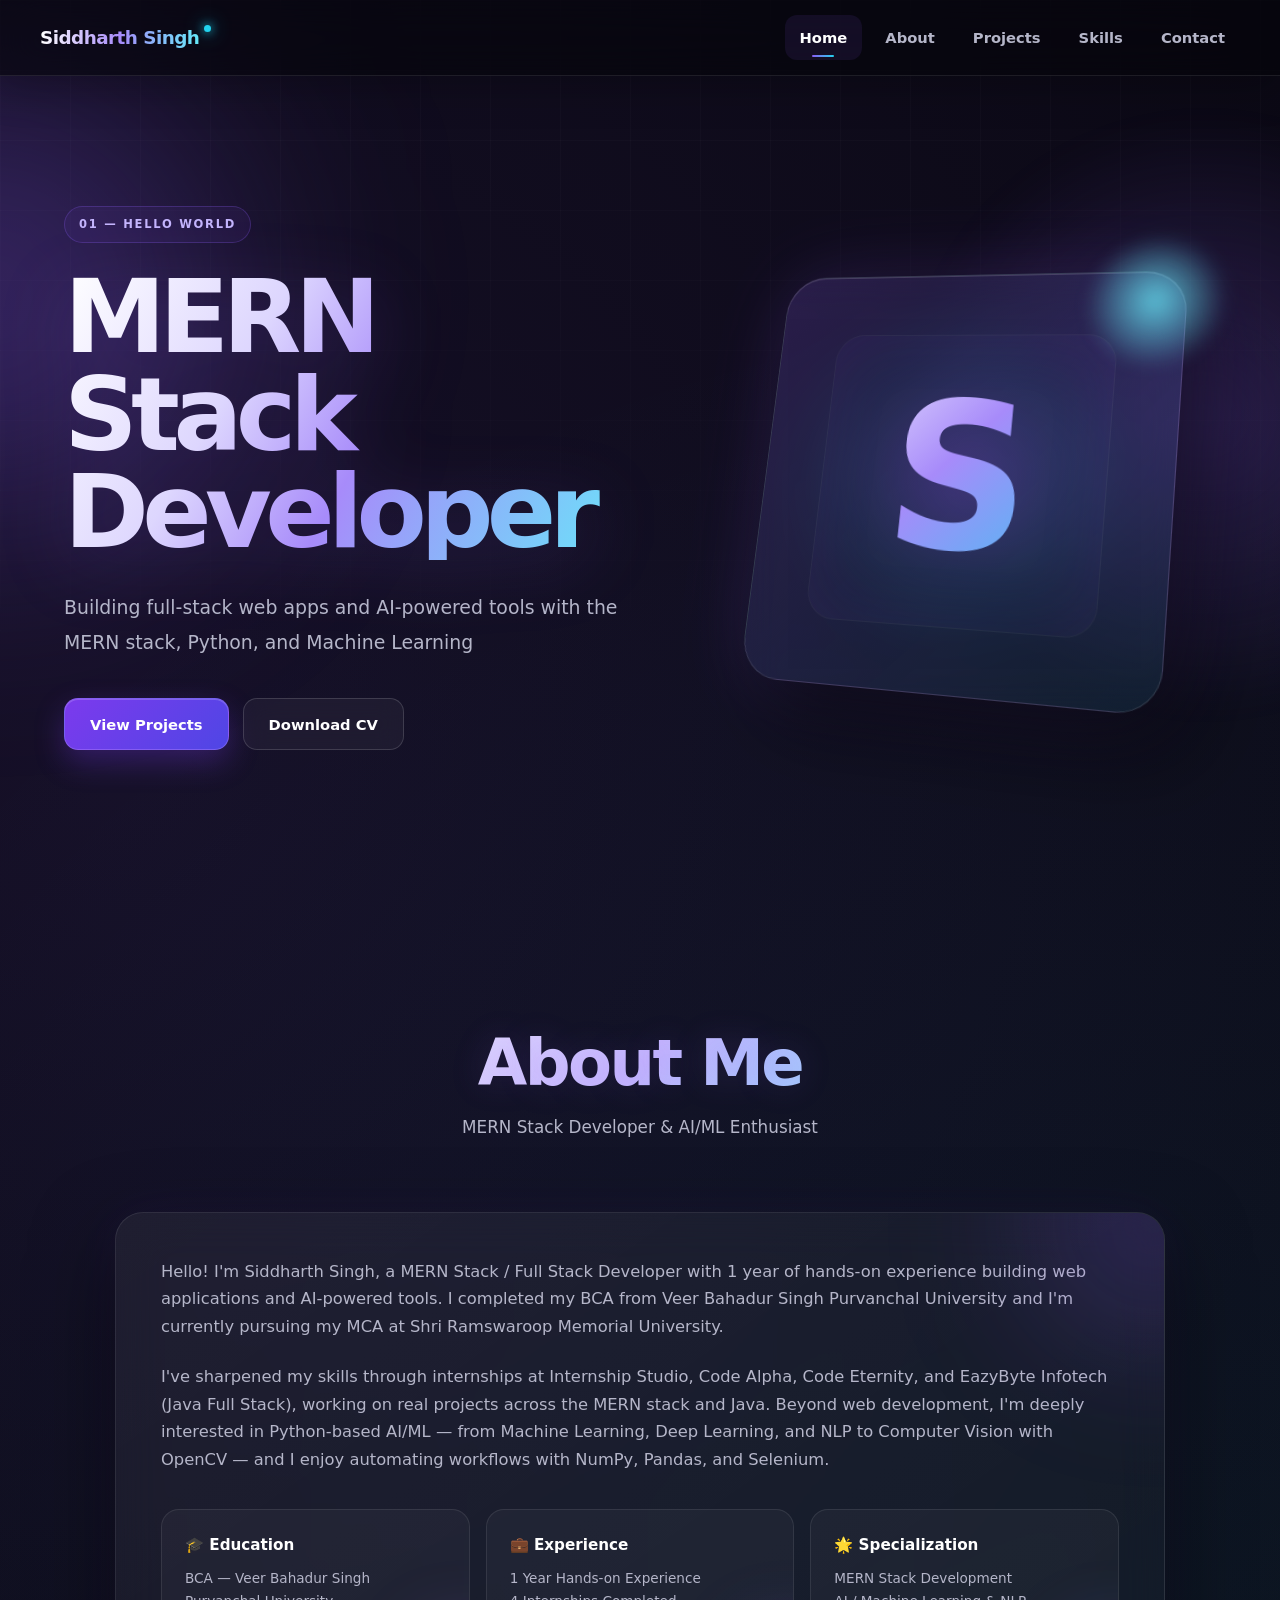
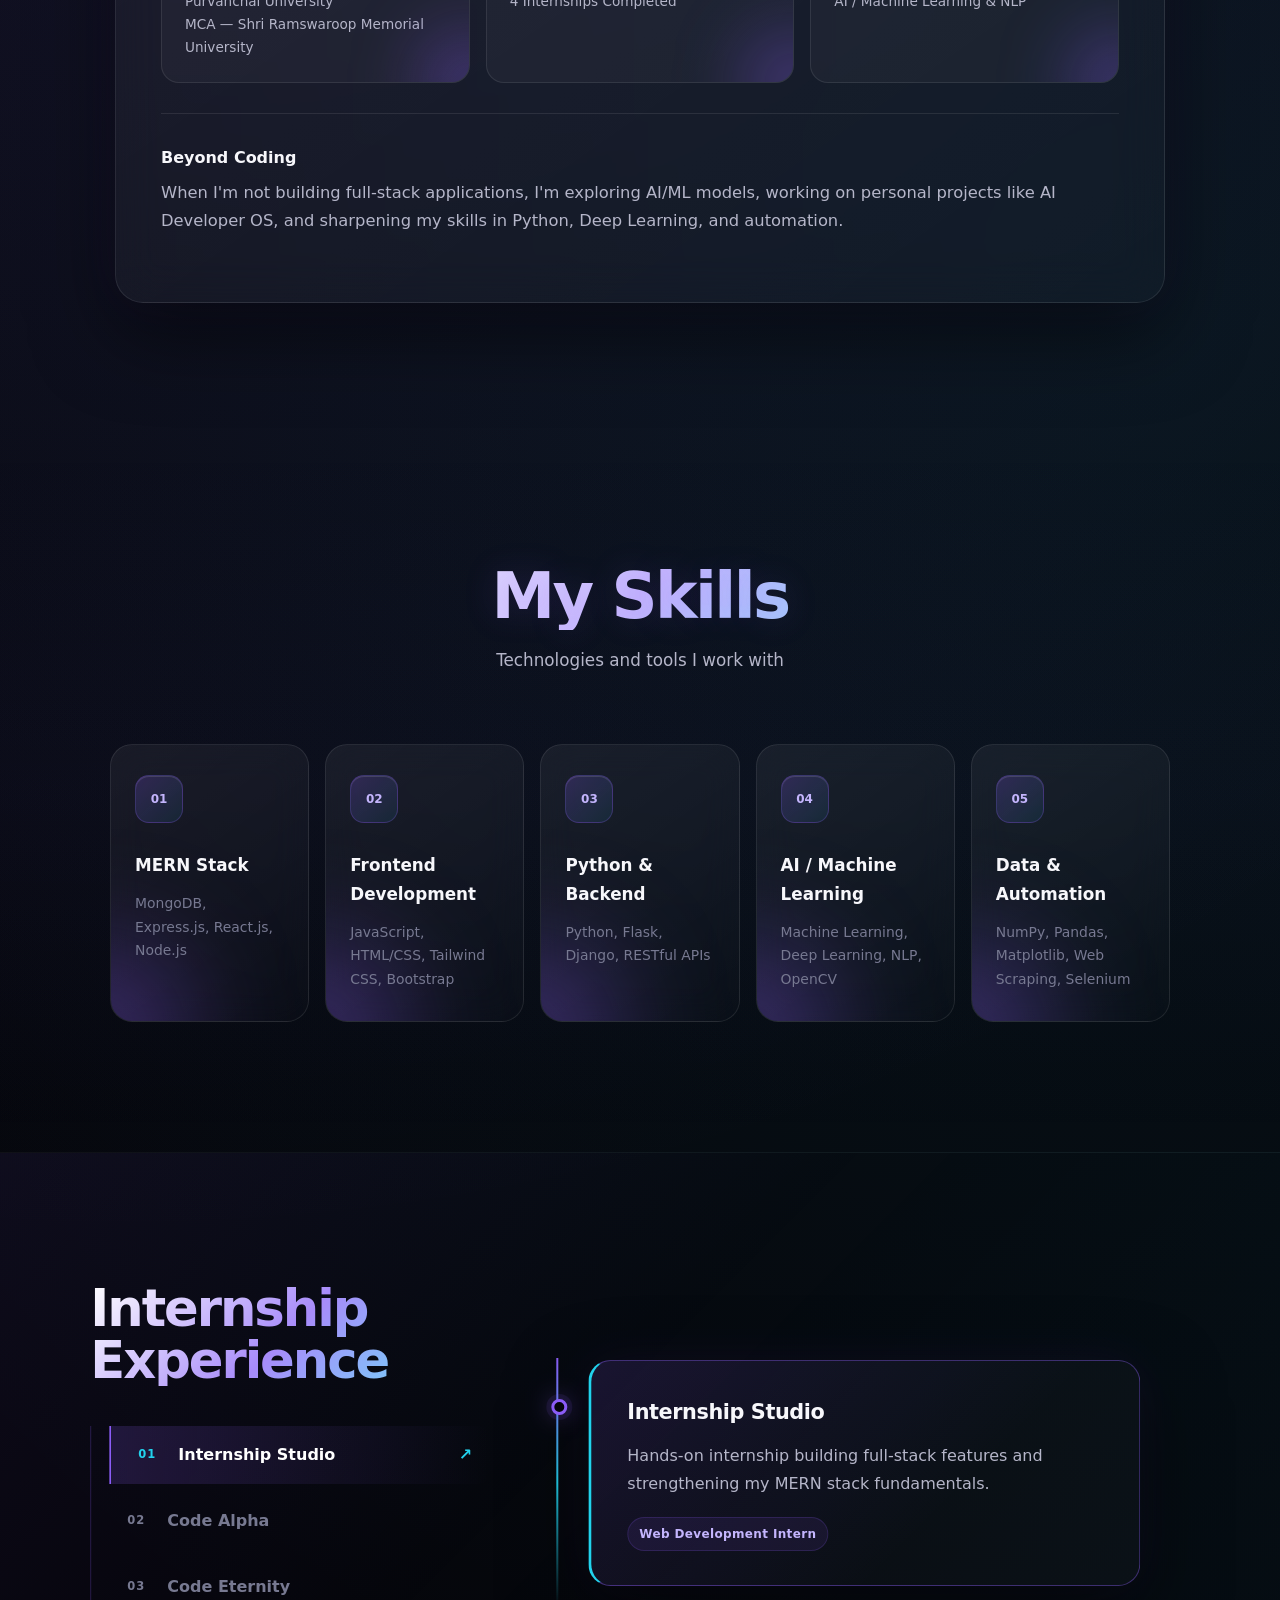
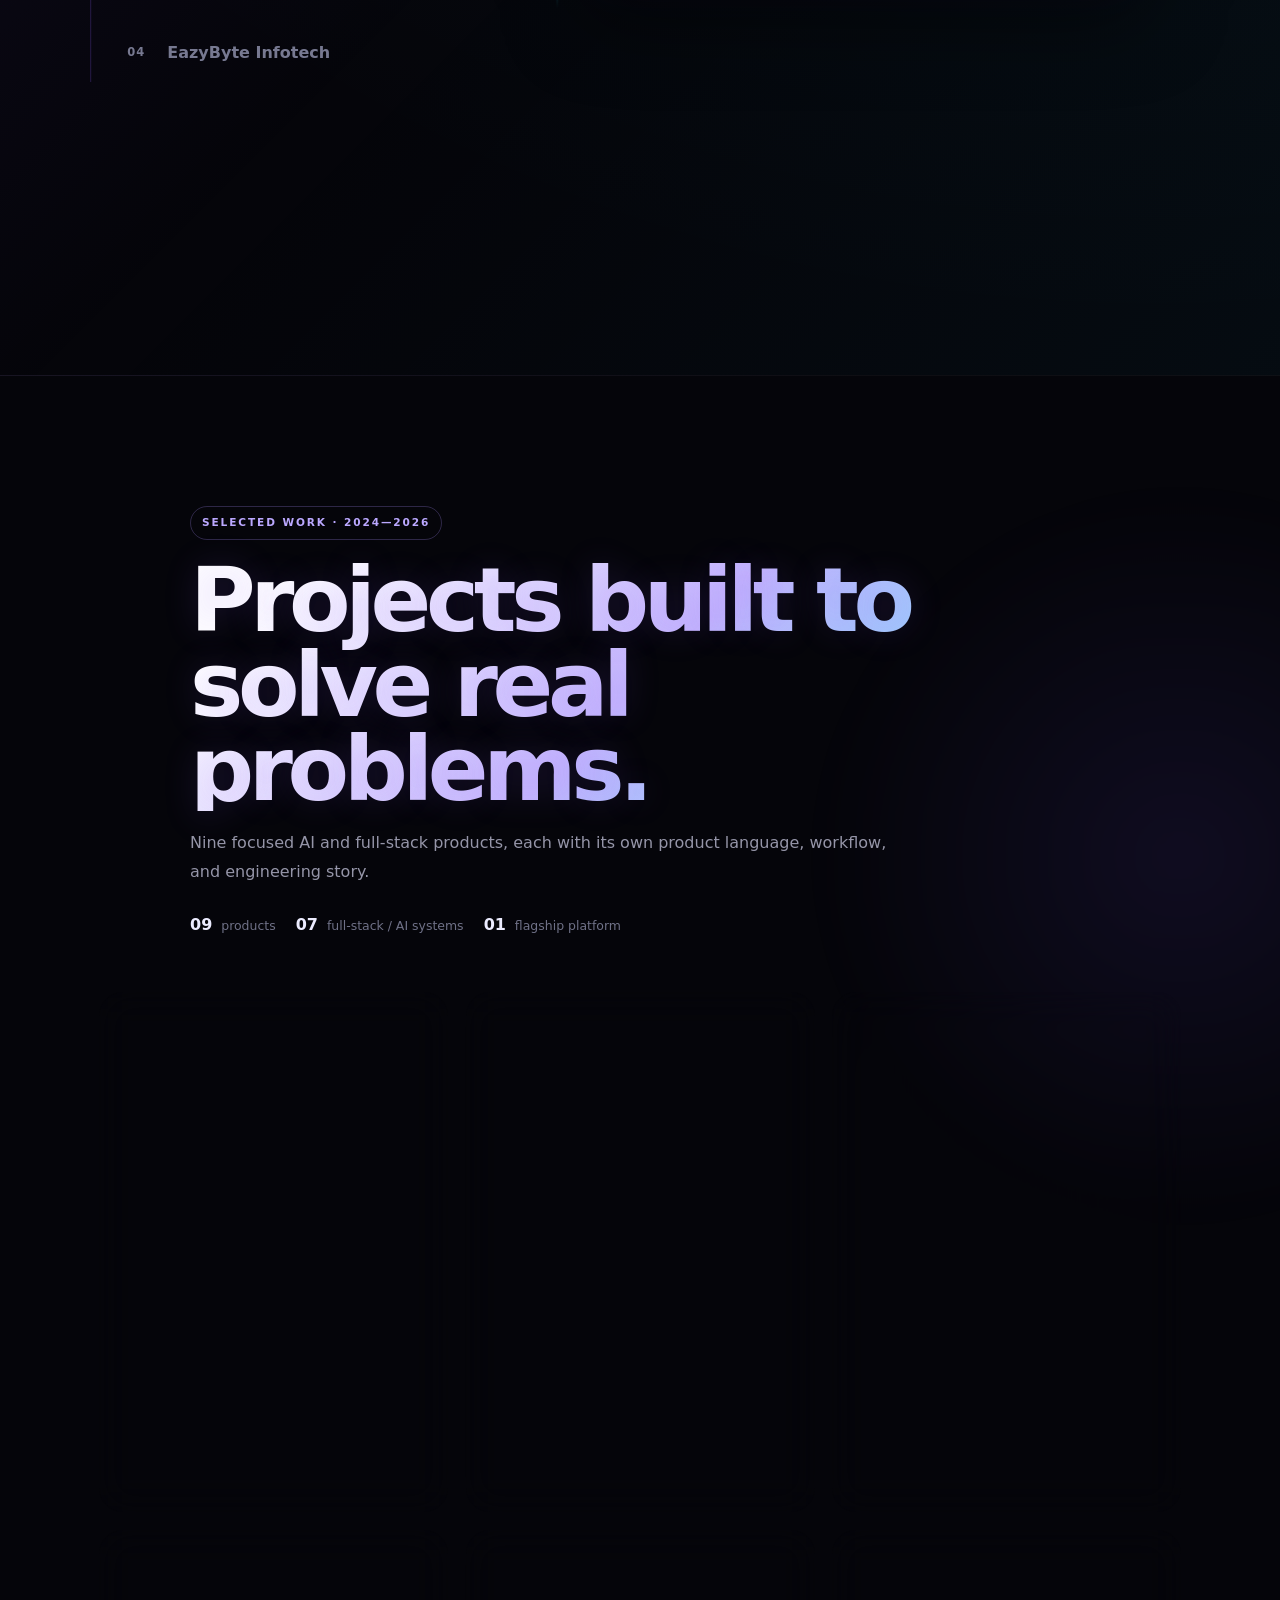
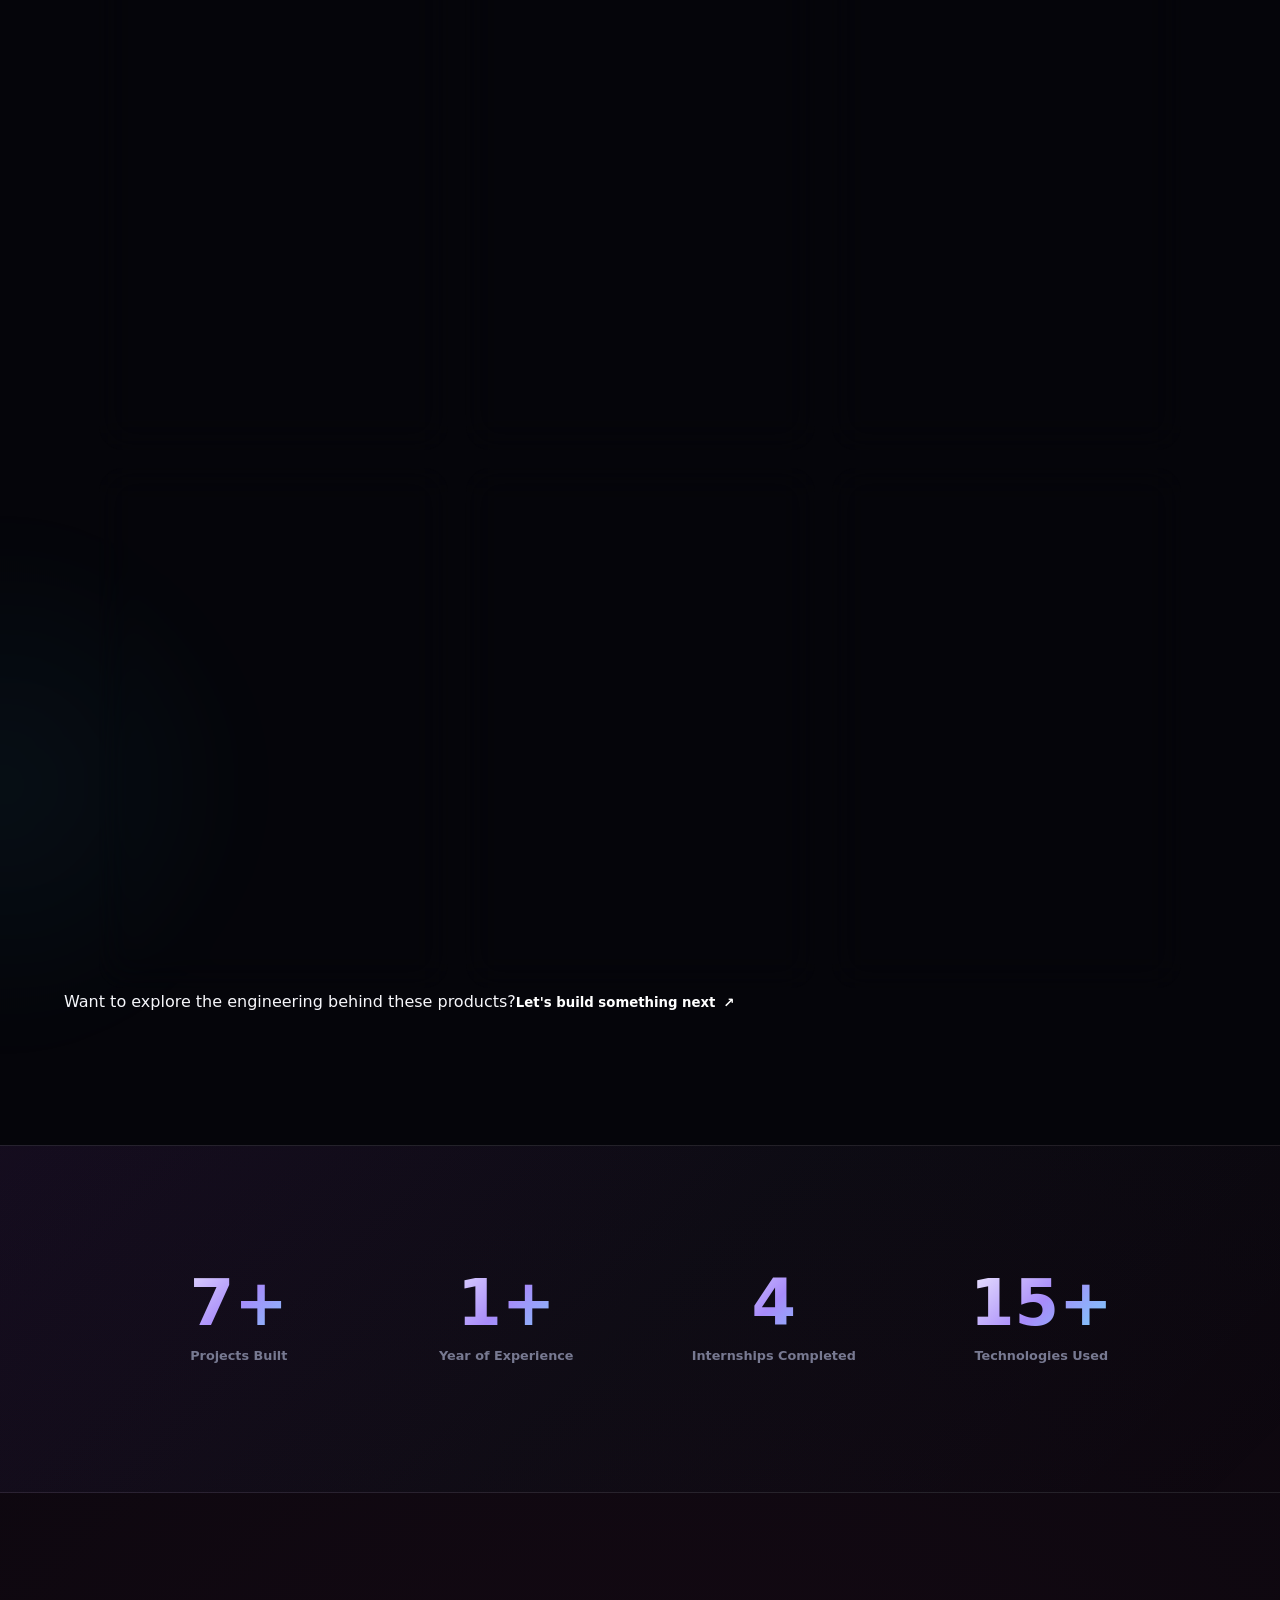
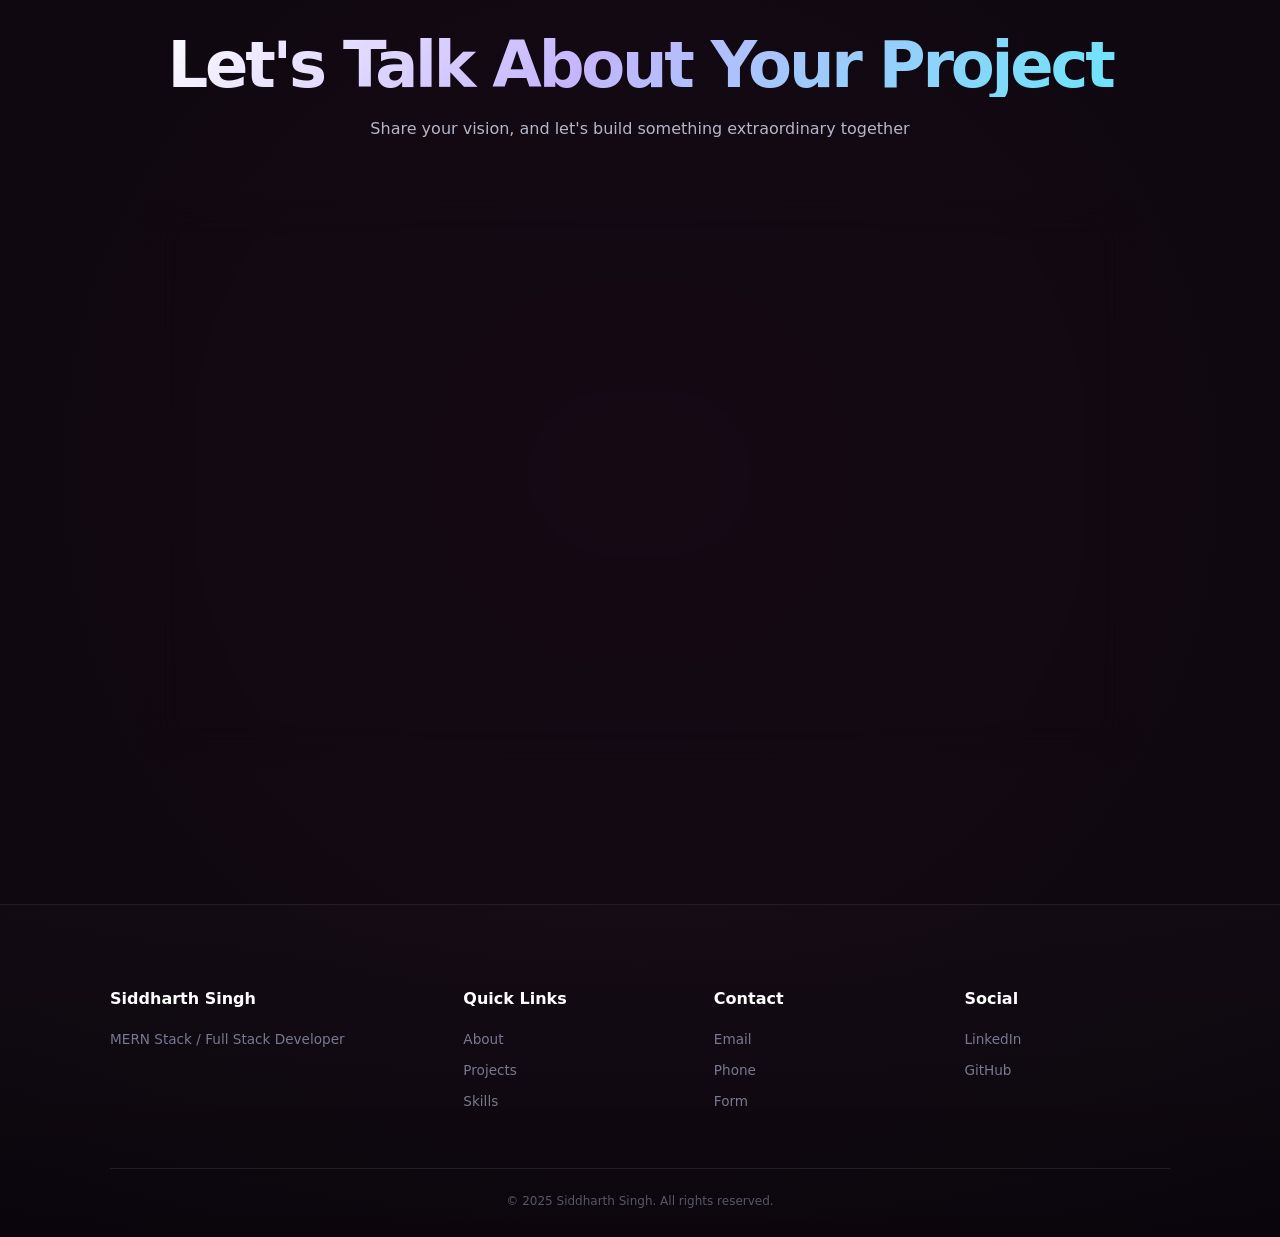
<file: index.html>
<!DOCTYPE html>
<html lang="en">
<head>
    <meta charset="UTF-8">
    <meta name="viewport" content="width=device-width, initial-scale=1.0">
    <title>Siddharth Singh - MERN Stack Developer Portfolio</title>
    <link rel="stylesheet" href="styles.css">
</head>
<body>
    <!-- Navigation -->
    <nav class="navbar">
        <div class="nav-container">
            <div class="logo">Siddharth Singh</div>
            <button class="menu-toggle" id="menuToggle" aria-label="Toggle navigation menu" aria-controls="navMenu" aria-expanded="false" title="Toggle Menu">
                <span></span>
                <span></span>
                <span></span>
            </button>
            <ul class="nav-menu" id="navMenu">
                <li><a href="#home" class="nav-link">Home</a></li>
                <li><a href="#about" class="nav-link">About</a></li>
                <li><a href="#projects" class="nav-link">Projects</a></li>
                <li><a href="#skills" class="nav-link">Skills</a></li>
                <li><a href="#contact" class="nav-link">Contact</a></li>
            </ul>
        </div>
    </nav>

    <!-- Hero Section -->
    <section id="home" class="hero">
        <div class="hero-content">
            <div class="hero-text">
                <h1>MERN Stack Developer</h1>
                <p class="hero-subtitle">Building full-stack web apps and AI-powered tools with the MERN stack, Python, and Machine Learning</p>
                <div class="hero-buttons">
                    <a href="#projects" class="btn btn-primary">View Projects</a>
                    <a href="mailto:sid123singh123456@gmail.com?subject=CV%20Request" class="btn btn-secondary">Download CV</a>
                </div>
            </div>
            <div class="hero-image">
                <div class="gradient-box"></div>
            </div>
        </div>
    </section>

    <!-- About Section -->
    <section id="about" class="about">
        <div class="section-header">
            <h2>About Me</h2>
            <p>MERN Stack Developer & AI/ML Enthusiast</p>
        </div>
        <div class="about-container">
            <div class="about-content">
                <div class="about-text">
                    <p>Hello! I'm Siddharth Singh, a MERN Stack / Full Stack Developer with 1 year of hands-on experience building web applications and AI-powered tools. I completed my BCA from Veer Bahadur Singh Purvanchal University and I'm currently pursuing my MCA at Shri Ramswaroop Memorial University.</p>

                    <p>I've sharpened my skills through internships at Internship Studio, Code Alpha, Code Eternity, and EazyByte Infotech (Java Full Stack), working on real projects across the MERN stack and Java. Beyond web development, I'm deeply interested in Python-based AI/ML — from Machine Learning, Deep Learning, and NLP to Computer Vision with OpenCV — and I enjoy automating workflows with NumPy, Pandas, and Selenium.</p>

                    <div class="about-highlights">
                        <div class="highlight-item">
                            <h4>🎓 Education</h4>
                            <p>BCA — Veer Bahadur Singh Purvanchal University<br>MCA — Shri Ramswaroop Memorial University</p>
                        </div>
                        <div class="highlight-item">
                            <h4>💼 Experience</h4>
                            <p>1 Year Hands-on Experience<br>4 Internships Completed</p>
                        </div>
                        <div class="highlight-item">
                            <h4>🌟 Specialization</h4>
                            <p>MERN Stack Development<br>AI / Machine Learning & NLP</p>
                        </div>
                    </div>

                    <div class="about-interests">
                        <h4>Beyond Coding</h4>
                        <p>When I'm not building full-stack applications, I'm exploring AI/ML models, working on personal projects like AI Developer OS, and sharpening my skills in Python, Deep Learning, and automation.</p>
                    </div>
                </div>
            </div>
        </div>
    </section>

    <!-- Skills Section -->
    <section id="skills" class="services">
        <div class="section-header">
            <h2>My Skills</h2>
            <p>Technologies and tools I work with</p>
        </div>
        <div class="services-grid">
            <div class="service-card">
                <div class="service-icon">01</div>
                <h3>MERN Stack</h3>
                <p>MongoDB, Express.js, React.js, Node.js</p>
            </div>
            <div class="service-card">
                <div class="service-icon">02</div>
                <h3>Frontend Development</h3>
                <p>JavaScript, HTML/CSS, Tailwind CSS, Bootstrap</p>
            </div>
            <div class="service-card">
                <div class="service-icon">03</div>
                <h3>Python & Backend</h3>
                <p>Python, Flask, Django, RESTful APIs</p>
            </div>
            <div class="service-card">
                <div class="service-icon">04</div>
                <h3>AI / Machine Learning</h3>
                <p>Machine Learning, Deep Learning, NLP, OpenCV</p>
            </div>
            <div class="service-card">
                <div class="service-icon">05</div>
                <h3>Data & Automation</h3>
                <p>NumPy, Pandas, Matplotlib, Web Scraping, Selenium</p>
            </div>
        </div>
    </section>

    <!-- Internship Experience Section -->
    <section id="expertise" class="expertise">
        <div class="expertise-container">
            <div class="expertise-left">
                <h2>Internship Experience</h2>
                <ul class="expertise-list" aria-label="Internship companies">
                    <li class="expertise-item active" data-year="01" role="button" tabindex="0" aria-selected="true">Internship Studio</li>
                    <li class="expertise-item" data-year="02" role="button" tabindex="0" aria-selected="false">Code Alpha</li>
                    <li class="expertise-item" data-year="03" role="button" tabindex="0" aria-selected="false">Code Eternity</li>
                    <li class="expertise-item" data-year="04" role="button" tabindex="0" aria-selected="false">EazyByte Infotech</li>
                </ul>
            </div>
            <div class="expertise-right">
                <div class="timeline">
                    <div class="timeline-item active">
                        <div class="timeline-dot"></div>
                        <div class="timeline-content">
                            <h4>Internship Studio</h4>
                            <p>Hands-on internship building full-stack features and strengthening my MERN stack fundamentals.</p>
                            <span class="timeline-date">Web Development Intern</span>
                        </div>
                    </div>
                    <div class="timeline-item">
                        <div class="timeline-dot"></div>
                        <div class="timeline-content">
                            <h4>Code Alpha</h4>
                            <p>Worked on real-world tasks and projects to strengthen front-end and back-end development skills.</p>
                            <span class="timeline-date">Web Development Intern</span>
                        </div>
                    </div>
                    <div class="timeline-item">
                        <div class="timeline-dot"></div>
                        <div class="timeline-content">
                            <h4>Code Eternity</h4>
                            <p>Contributed to live projects, gaining practical experience with the MERN stack and collaborative development.</p>
                            <span class="timeline-date">Web Development Intern</span>
                        </div>
                    </div>
                    <div class="timeline-item">
                        <div class="timeline-dot"></div>
                        <div class="timeline-content">
                            <h4>EazyByte Infotech</h4>
                            <p>Worked on Java-based full stack development, gaining exposure to enterprise-style application architecture.</p>
                            <span class="timeline-date">Java Full Stack Intern</span>
                        </div>
                    </div>
                </div>
            </div>
        </div>
    </section>

    <!-- Projects Section -->
<section id="projects" class="projects projects-showcase">
  <div class="section-header projects-intro">
    <span class="projects-kicker">SELECTED WORK · 2024—2026</span>
    <h2>Projects built to solve real problems.</h2>
    <p>Nine focused AI and full-stack products, each with its own product language, workflow, and engineering story.</p>
    <div class="projects-meta">
      <span><strong>09</strong> products</span>
      <span><strong>07</strong> full-stack / AI systems</span>
      <span><strong>01</strong> flagship platform</span>
    </div>
  </div>

  <div class="projects-grid projects-grid-v2">

    <article class="project-card project-ai-os">
      <div class="project-visual">
        <div class="project-window">
          <div class="window-top"><span></span><span></span><span></span><em>AI DEVELOPER OS</em></div>
          <div class="window-body">
            <aside><i></i><i></i><i></i><i></i><i></i></aside>
            <div class="window-main">
              <div class="window-line wide"></div><div class="window-line"></div>
              <div class="window-grid"><div></div><div></div><div></div></div>
              <div class="window-terminal">$ ai.assist() <b>ready</b></div>
            </div>
          </div>
        </div>
        <div class="project-float-label">FLAGSHIP PLATFORM</div>
      </div>
      <div class="project-content">
        <div class="project-topline"><span>01</span><div class="project-tags"><span>React</span><span>Node.js</span><span>Python</span><span>AI/ML</span></div></div>
        <h3>AI Developer OS</h3>
        <p>One workspace for coding, research, documents, automation, agents and AI-assisted developer workflows.</p>
        <div class="project-detail-row"><span>Unified AI workspace</span><span>Full-stack platform</span></div>
        <div class="project-links">
          <a href="https://ai-developer-os.vercel.app" target="_blank" rel="noopener" class="project-link project-link-main">Live app <span>↗</span></a>
          <a href="https://github.com/Siddharthsingh123456/AI-Developer-OS" target="_blank" rel="noopener" class="project-link">GitHub <span>↗</span></a>
        </div>
      </div>
    </article>

    <article class="project-card project-resume">
      <div class="project-visual"><div class="visual-sheet"><b>RESUME</b><i></i><i></i><i></i><small>ATS READY</small></div></div>
      <div class="project-content"><div class="project-topline"><span>02</span><div class="project-tags"><span>React</span><span>AI</span><span>ATS</span></div></div><h3>AI Resume Builder</h3><p>Build, refine and export professional resumes with AI-assisted writing and live preview.</p><div class="project-links"><a href="https://ai-resume-builder-lilac-beta.vercel.app" target="_blank" rel="noopener" class="project-link project-link-main">Live app <span>↗</span></a><a href="https://github.com/Siddharthsingh123456/ai-resume-builder" target="_blank" rel="noopener" class="project-link">Code <span>↗</span></a></div></div>
    </article>

    <article class="project-card project-interview">
      <div class="project-visual"><div class="visual-shield"><span>✦</span><small>COACH</small></div><div class="visual-gridline"></div></div>
      <div class="project-content"><div class="project-topline"><span>03</span><div class="project-tags"><span>React</span><span>AI</span><span>NLP</span></div></div><h3>AI Interview Simulator</h3><p>Practice realistic technical interviews with role-aware questions and structured AI feedback.</p><div class="project-links"><a href="https://ai-interview-simulator-opal.vercel.app" target="_blank" rel="noopener" class="project-link project-link-main">Live app <span>↗</span></a><a href="https://github.com/Siddharthsingh123456/ai-interview-simulator" target="_blank" rel="noopener" class="project-link">Code <span>↗</span></a></div></div>
    </article>

    <article class="project-card project-quiz">
      <div class="project-visual"><div class="visual-badge"><b>?</b><span>10</span></div><div class="visual-stars">✦ ✦ ✦</div></div>
      <div class="project-content"><div class="project-topline"><span>04</span><div class="project-tags"><span>React</span><span>AI</span><span>Quiz</span></div></div><h3>AI Quiz Generator</h3><p>Turn source material into adaptive quizzes designed for faster practice and revision.</p><div class="project-links"><a href="https://ai-quiz-generator-nu-one.vercel.app" target="_blank" rel="noopener" class="project-link project-link-main">Live app <span>↗</span></a><a href="https://github.com/Siddharthsingh123456/ai-quiz-generator" target="_blank" rel="noopener" class="project-link">Code <span>↗</span></a></div></div>
    </article>

    <article class="project-card project-summary">
      <div class="project-visual"><div class="visual-wave"><i></i><i></i><i></i><i></i><i></i><i></i><i></i></div><div class="visual-scan">CLARITY / 01</div></div>
      <div class="project-content"><div class="project-topline"><span>05</span><div class="project-tags"><span>AI</span><span>NLP</span><span>Web</span></div></div><h3>AI Summarizer</h3><p>Convert long-form material into concise, useful summaries with selectable style and length.</p><div class="project-links"><a href="https://ai-summarizer-zeta-seven.vercel.app" target="_blank" rel="noopener" class="project-link project-link-main">Live app <span>↗</span></a><a href="https://github.com/Siddharthsingh123456/ai-summarizer" target="_blank" rel="noopener" class="project-link">Code <span>↗</span></a></div></div>
    </article>

    <article class="project-card project-notes">
      <div class="project-visual"><div class="visual-note"><b>Ideas</b><i></i><i></i><i></i><span>✦</span></div></div>
      <div class="project-content"><div class="project-topline"><span>06</span><div class="project-tags"><span>React</span><span>AI</span><span>Notes</span></div></div><h3>AI Notes</h3><p>Transform raw notes into clearer writing, summaries and task-ready outputs in one workspace.</p><div class="project-links"><a href="https://ai-notes-neon.vercel.app" target="_blank" rel="noopener" class="project-link project-link-main">Live app <span>↗</span></a><a href="https://github.com/Siddharthsingh123456/ai-notes" target="_blank" rel="noopener" class="project-link">Code <span>↗</span></a></div></div>
    </article>

    <article class="project-card project-pdf">
      <div class="project-visual"><div class="visual-pdf"><b>PDF</b><span>01</span><span>02</span><span>03</span></div></div>
      <div class="project-content"><div class="project-topline"><span>07</span><div class="project-tags"><span>React</span><span>PDF</span><span>AI</span></div></div><h3>AI PDF Chat</h3><p>Ask questions over PDF content through a focused document intelligence workflow.</p><div class="project-links"><a href="https://ai-pdf-chat-psi.vercel.app" target="_blank" rel="noopener" class="project-link project-link-main">Live app <span>↗</span></a><a href="https://github.com/Siddharthsingh123456/ai-pdf-chat" target="_blank" rel="noopener" class="project-link">Code <span>↗</span></a></div></div>
    </article>

    <article class="project-card project-code">
      <div class="project-visual"><div class="visual-terminal"><span>&gt;_</span><small>AI ASSIST</small><b>RUN</b></div></div>
      <div class="project-content"><div class="project-topline"><span>08</span><div class="project-tags"><span>React</span><span>Code</span><span>AI</span></div></div><h3>AI Code Assistant</h3><p>Review, explain, optimize and generate tests for code through an AI-powered developer tool.</p><div class="project-links"><a href="https://ai-code-assistant-rouge.vercel.app" target="_blank" rel="noopener" class="project-link project-link-main">Live app <span>↗</span></a><a href="https://github.com/Siddharthsingh123456/ai-code-assistant" target="_blank" rel="noopener" class="project-link">Code <span>↗</span></a></div></div>
    </article>

    <article class="project-card project-chat">
      <div class="project-visual"><div class="visual-bubble"><span></span><span></span><span></span><b>AI</b></div></div>
      <div class="project-content"><div class="project-topline"><span>09</span><div class="project-tags"><span>React</span><span>AI</span><span>Chat</span></div></div><h3>AI Chat Assistant</h3><p>A private conversational workspace for questions, brainstorming, writing and problem solving.</p><div class="project-links"><a href="https://ai-chat-assistant-ruby.vercel.app" target="_blank" rel="noopener" class="project-link project-link-main">Live app <span>↗</span></a><a href="https://github.com/Siddharthsingh123456/ai-chat-assistant" target="_blank" rel="noopener" class="project-link">Code <span>↗</span></a></div></div>
    </article>











  </div>
  <div class="projects-closer"><span>Want to explore the engineering behind these products?</span><a href="#contact" class="project-link project-link-main">Let's build something next <span>↗</span></a></div>
</section>

<!-- Stats Section -->
    <section class="stats">
        <div class="stats-container">
            <div class="stat-item">
                <h3>7+</h3>
                <p>Projects Built</p>
            </div>
            <div class="stat-item">
                <h3>1+</h3>
                <p>Year of Experience</p>
            </div>
            <div class="stat-item">
                <h3>4</h3>
                <p>Internships Completed</p>
            </div>
            <div class="stat-item">
                <h3>15+</h3>
                <p>Technologies Used</p>
            </div>
        </div>
    </section>

    <!-- Contact Section -->
    <section id="contact" class="contact">
        <div class="contact-container">
            <div class="contact-header">
                <h2>Let's Talk About Your Project</h2>
                <p>Share your vision, and let's build something extraordinary together</p>
            </div>
            <form class="contact-form" id="contactForm">
                <div class="form-group">
                    <label for="name">Your Name *</label>
                    <input type="text" id="name" name="name" required>
                </div>
                <div class="form-group">
                    <label for="email">Email Address *</label>
                    <input type="email" id="email" name="email" required>
                </div>
                <div class="form-group">
                    <label for="company">Company Name</label>
                    <input type="text" id="company" name="company">
                </div>
                <div class="form-group full">
                    <label for="message">Tell us about your project *</label>
                    <textarea id="message" name="message" rows="5" required></textarea>
                </div>
                <button type="submit" class="btn btn-primary">Send Message</button>
            </form>
        </div>
    </section>

    <!-- Footer -->
    <footer class="footer">
        <div class="footer-content">
            <div class="footer-section">
                <h4>Siddharth Singh</h4>
                <p>MERN Stack / Full Stack Developer</p>
            </div>
            <div class="footer-section">
                <h4>Quick Links</h4>
                <ul>
                    <li><a href="#about">About</a></li>
                    <li><a href="#projects">Projects</a></li>
                    <li><a href="#skills">Skills</a></li>
                </ul>
            </div>
            <div class="footer-section">
                <h4>Contact</h4>
                <ul>
                    <li><a href="mailto:sid123singh123456@gmail.com">Email</a></li>
                    <li><a href="tel:+916393256255">Phone</a></li>
                    <li><a href="#contact">Form</a></li>
                </ul>
            </div>
            <div class="footer-section">
                <h4>Social</h4>
                <ul>
                    <li><a href="https://linkedin.com/in/siddharth-singh2989123" target="_blank" rel="noopener noreferrer">LinkedIn</a></li>
                    <li><a href="https://github.com/siddharthsingh123456" target="_blank" rel="noopener noreferrer">GitHub</a></li>
                </ul>
            </div>
        </div>
        <div class="footer-bottom">
            <p>&copy; 2025 Siddharth Singh. All rights reserved.</p>
        </div>
    </footer>

    <!-- Scroll to Top Button -->
    <button class="scroll-to-top" id="scrollToTop">↑</button>

    <script src="script.js"></script>
</body>
</html>
</file>
<file: styles.css>
/* =========================================================
   SIDDHARTH SINGH — 3D DEVELOPER PORTFOLIO
   Premium dark glass / futuristic developer aesthetic
   Works directly with the supplied index.html + script.js
   ========================================================= */

/* =========================
   1. ROOT / DESIGN SYSTEM
   ========================= */

:root {
    --bg: #05050a;
    --bg-soft: #090912;
    --surface: rgba(15, 15, 27, 0.72);
    --surface-solid: #10101b;
    --surface-light: rgba(255, 255, 255, 0.055);

    --text: #f7f7fb;
    --text-soft: #b5b6c9;
    --text-muted: #777991;

    --primary: #8b5cf6;
    --primary-light: #a78bfa;
    --secondary: #22d3ee;
    --accent: #ec4899;

    --border: rgba(255, 255, 255, 0.09);
    --border-light: rgba(255, 255, 255, 0.15);

    --glow-purple: rgba(139, 92, 246, 0.35);
    --glow-cyan: rgba(34, 211, 238, 0.25);
    --glow-pink: rgba(236, 72, 153, 0.2);

    --shadow-lg:
        0 30px 80px rgba(0, 0, 0, 0.55),
        0 0 50px rgba(139, 92, 246, 0.08);

    --radius-sm: 12px;
    --radius-md: 20px;
    --radius-lg: 28px;

    --nav-height: 76px;

    --font:
        Inter,
        ui-sans-serif,
        system-ui,
        -apple-system,
        BlinkMacSystemFont,
        "Segoe UI",
        sans-serif;
}

/* =========================
   2. RESET
   ========================= */

* {
    margin: 0;
    padding: 0;
    box-sizing: border-box;
}

html {
    scroll-behavior: smooth;
    scroll-padding-top: 90px;
    overflow-x: hidden;
}

body {
    font-family: var(--font);
    background:
        radial-gradient(
            circle at 10% 10%,
            rgba(139, 92, 246, 0.13),
            transparent 30%
        ),
        radial-gradient(
            circle at 90% 25%,
            rgba(34, 211, 238, 0.08),
            transparent 28%
        ),
        radial-gradient(
            circle at 50% 90%,
            rgba(236, 72, 153, 0.07),
            transparent 28%
        ),
        var(--bg);

    color: var(--text);
    min-height: 100vh;
    overflow-x: hidden;
    line-height: 1.7;
}

body::before {
    content: "";
    position: fixed;
    inset: 0;
    pointer-events: none;
    z-index: -1;

    background-image:
        linear-gradient(
            rgba(255, 255, 255, 0.025) 1px,
            transparent 1px
        ),
        linear-gradient(
            90deg,
            rgba(255, 255, 255, 0.025) 1px,
            transparent 1px
        );

    background-size: 70px 70px;

    mask-image: linear-gradient(
        to bottom,
        black,
        transparent 90%
    );
}

body::after {
    content: "";
    position: fixed;
    width: 420px;
    height: 420px;
    top: 10%;
    left: -220px;

    border-radius: 50%;
    background: var(--glow-purple);
    filter: blur(130px);

    pointer-events: none;
    z-index: -1;

    animation: ambientFloat 12s ease-in-out infinite alternate;
}

::selection {
    background: rgba(139, 92, 246, 0.4);
    color: white;
}

a {
    color: inherit;
    text-decoration: none;
}

button,
input,
textarea {
    font: inherit;
}

button {
    cursor: pointer;
}

img {
    display: block;
    width: 100%;
    max-width: 100%;
}

/* =========================
   3. GLOBAL SECTION
   ========================= */

section {
    position: relative;
    width: 100%;
}

.section-header {
    width: min(1100px, 90%);
    margin: 0 auto 70px;
    text-align: center;
}

.section-header h2 {
    font-size: clamp(2rem, 5vw, 4rem);
    line-height: 1.05;
    font-weight: 800;
    letter-spacing: -0.04em;

    background: linear-gradient(
        135deg,
        #ffffff 10%,
        #c4b5fd 50%,
        #67e8f9 100%
    );

    -webkit-background-clip: text;
    background-clip: text;
    color: transparent;

    text-shadow:
        0 0 35px rgba(139, 92, 246, 0.15);
}

.section-header p {
    margin-top: 16px;
    color: var(--text-soft);
    font-size: 1.05rem;
}

/* =========================
   4. NAVBAR
   ========================= */

.navbar {
    position: fixed;
    top: 0;
    left: 0;
    width: 100%;
    height: var(--nav-height);

    z-index: 1000;

    background: rgba(5, 5, 10, 0.58);
    backdrop-filter: blur(22px);
    -webkit-backdrop-filter: blur(22px);

    border-bottom: 1px solid var(--border);

    box-shadow:
        0 10px 40px rgba(0, 0, 0, 0.25);
}

.nav-container {
    width: min(1200px, calc(100% - 32px));
    height: 100%;
    margin: auto;

    display: flex;
    align-items: center;
    justify-content: space-between;
}

.logo {
    position: relative;

    flex-shrink: 0;

    font-size: 1.15rem;
    font-weight: 800;
    letter-spacing: -0.03em;

    background: linear-gradient(
        90deg,
        #ffffff,
        #a78bfa,
        #67e8f9
    );

    -webkit-background-clip: text;
    background-clip: text;
    color: transparent;
}

.logo::after {
    content: "";
    position: absolute;

    width: 7px;
    height: 7px;

    right: -12px;
    top: 3px;

    border-radius: 50%;
    background: var(--secondary);

    box-shadow:
        0 0 10px var(--secondary),
        0 0 20px var(--secondary);

    animation: pulseDot 2s infinite;
}

.nav-menu {
    display: flex;
    align-items: center;
    gap: 8px;

    list-style: none;
}

.nav-link {
    position: relative;
    display: block;

    padding: 10px 15px;

    color: var(--text-soft);
    font-size: 0.92rem;
    font-weight: 600;

    border-radius: 12px;

    transition:
        color 0.3s ease,
        background 0.3s ease,
        transform 0.3s ease;
}

.nav-link::before {
    content: "";
    position: absolute;

    left: 50%;
    bottom: 3px;

    width: 0;
    height: 2px;

    transform: translateX(-50%);

    background: linear-gradient(
        90deg,
        var(--primary),
        var(--secondary)
    );

    border-radius: 10px;

    transition: width 0.3s ease;
}

.nav-link:hover,
.nav-link.active {
    color: white;
    background: rgba(139, 92, 246, 0.09);
}

.nav-link:hover::before,
.nav-link.active::before {
    width: 22px;
}

.nav-link:focus-visible,
.menu-toggle:focus-visible {
    outline: 2px solid var(--secondary);
    outline-offset: 3px;
}

.menu-toggle {
    display: none;

    flex-shrink: 0;

    width: 45px;
    height: 45px;

    border: 1px solid var(--border);
    border-radius: 12px;

    background: rgba(255, 255, 255, 0.04);

    flex-direction: column;
    align-items: center;
    justify-content: center;
    gap: 5px;
}

.menu-toggle span {
    width: 21px;
    height: 2px;

    border-radius: 5px;

    background: white;

    transition: transform 0.3s ease;
}

.menu-toggle.active span:nth-child(1) {
    transform: translateY(7px) rotate(45deg);
}

.menu-toggle.active span:nth-child(2) {
    opacity: 0;
}

.menu-toggle.active span:nth-child(3) {
    transform: translateY(-7px) rotate(-45deg);
}

/* =========================
   5. HERO
   ========================= */

.hero {
    min-height: 100vh;

    display: flex;
    align-items: center;

    padding:
        calc(var(--nav-height) + 80px)
        5%
        100px;

    overflow: hidden;
}

.hero::before {
    content: "";
    position: absolute;

    width: 650px;
    height: 650px;

    right: -250px;
    top: 10%;

    border-radius: 50%;

    background:
        radial-gradient(
            circle,
            rgba(139, 92, 246, 0.25),
            transparent 65%
        );

    filter: blur(15px);

    animation: heroOrb 9s ease-in-out infinite alternate;
}

.hero-content {
    width: min(1200px, 100%);
    margin: auto;

    display: grid;
    grid-template-columns: 1.05fr 0.95fr;
    align-items: center;
    gap: 70px;
}

.hero-text {
    position: relative;
    z-index: 2;
}

.hero-text::before {
    content: "01 — HELLO WORLD";

    display: inline-flex;

    padding: 8px 14px;
    margin-bottom: 25px;

    border: 1px solid rgba(139, 92, 246, 0.25);
    border-radius: 100px;

    background: rgba(139, 92, 246, 0.07);

    color: #c4b5fd;

    font-size: 0.72rem;
    font-weight: 800;
    letter-spacing: 0.15em;
}

.hero h1 {
    max-width: 850px;

    font-size: clamp(3.3rem, 8vw, 7.4rem);
    line-height: 0.95;

    font-weight: 900;
    letter-spacing: -0.065em;

    background:
        linear-gradient(
            120deg,
            #ffffff 0%,
            #ddd6fe 32%,
            #a78bfa 55%,
            #67e8f9 100%
        );

    -webkit-background-clip: text;
    background-clip: text;
    color: transparent;

    filter:
        drop-shadow(0 15px 35px rgba(139, 92, 246, 0.18));
}

.hero-subtitle {
    max-width: 680px;

    margin-top: 30px;

    color: var(--text-soft);

    font-size: clamp(1rem, 2vw, 1.18rem);
    line-height: 1.85;
}

.hero-buttons {
    display: flex;
    flex-wrap: wrap;
    gap: 14px;

    margin-top: 38px;
}

/* =========================
   BUTTONS
   ========================= */

.btn {
    position: relative;

    display: inline-flex;
    align-items: center;
    justify-content: center;

    min-height: 52px;

    padding: 0 25px;

    border-radius: 14px;

    font-weight: 700;
    font-size: 0.92rem;

    overflow: hidden;

    transition:
        transform 0.3s ease,
        box-shadow 0.3s ease,
        border-color 0.3s ease;
}

.btn::before {
    content: "";

    position: absolute;
    inset: -2px;

    background: linear-gradient(
        120deg,
        transparent,
        rgba(255, 255, 255, 0.22),
        transparent
    );

    transform: translateX(-120%);

    transition: transform 0.6s ease;
}

.btn:hover::before {
    transform: translateX(120%);
}

.btn:hover {
    transform: translateY(-4px);
}

.btn-primary {
    color: white;

    border: 1px solid rgba(167, 139, 250, 0.4);

    background:
        linear-gradient(
            135deg,
            #7c3aed,
            #4f46e5
        );

    box-shadow:
        0 12px 30px rgba(124, 58, 237, 0.3),
        inset 0 1px 0 rgba(255, 255, 255, 0.18);
}

.btn-primary:hover {
    box-shadow:
        0 20px 50px rgba(124, 58, 237, 0.42),
        0 0 30px rgba(139, 92, 246, 0.25);
}

.btn-secondary {
    color: white;

    border: 1px solid var(--border-light);

    background: rgba(255, 255, 255, 0.045);

    backdrop-filter: blur(12px);
}

.btn-secondary:hover {
    border-color: rgba(103, 232, 249, 0.4);

    box-shadow:
        0 15px 40px rgba(34, 211, 238, 0.12);
}

/* =========================
   HERO 3D VISUAL
   ========================= */

.hero-image {
    position: relative;

    min-height: 510px;

    display: flex;
    align-items: center;
    justify-content: center;

    perspective: 1200px;
}

.hero-image::before {
    content: "";

    position: absolute;

    width: 360px;
    height: 360px;

    border-radius: 50%;

    background:
        radial-gradient(
            circle,
            rgba(139, 92, 246, 0.35),
            rgba(34, 211, 238, 0.08) 45%,
            transparent 70%
        );

    filter: blur(15px);

    animation:
        orbPulse 5s ease-in-out infinite,
        orbRotate 15s linear infinite;
}

.gradient-box {
    position: relative;

    width: min(430px, 85vw);
    aspect-ratio: 1;

    border-radius: 42px;

    transform:
        rotateY(-18deg)
        rotateX(12deg)
        rotateZ(2deg);

    background:
        linear-gradient(
            135deg,
            rgba(139, 92, 246, 0.2),
            rgba(34, 211, 238, 0.08)
        );

    border: 1px solid rgba(255, 255, 255, 0.12);

    box-shadow:
        30px 35px 80px rgba(0, 0, 0, 0.55),
        0 0 80px rgba(139, 92, 246, 0.2),
        inset 0 1px 0 rgba(255, 255, 255, 0.15);

    backdrop-filter: blur(20px);

    transform-style: preserve-3d;

    animation: floatingCard 7s ease-in-out infinite;
}

.gradient-box::before {
    content: "S";

    position: absolute;

    inset: 15%;

    display: flex;
    align-items: center;
    justify-content: center;

    border-radius: 30px;

    font-size: clamp(8rem, 17vw, 13rem);
    font-weight: 900;

    color: transparent;

    background:
        linear-gradient(
            135deg,
            #ffffff,
            #a78bfa 45%,
            #22d3ee
        );

    -webkit-background-clip: text;
    background-clip: text;

    border: 1px solid rgba(255, 255, 255, 0.05);

    box-shadow:
        inset 0 0 70px rgba(139, 92, 246, 0.08);
}

.gradient-box::after {
    content: "";

    position: absolute;

    width: 140px;
    height: 140px;

    right: -40px;
    top: -40px;

    border-radius: 50%;

    background:
        radial-gradient(
            circle,
            rgba(103, 232, 249, 0.8),
            transparent 70%
        );

    filter: blur(8px);

    transform: translateZ(80px);

    animation: smallOrb 4s ease-in-out infinite alternate;
}

/* =========================
   6. ABOUT
   ========================= */

.about {
    padding: 130px 5%;
}

.about-container {
    width: min(1050px, 92%);
    margin: auto;
}

.about-content {
    position: relative;

    padding: 45px;

    border: 1px solid var(--border);
    border-radius: var(--radius-lg);

    background:
        linear-gradient(
            145deg,
            rgba(255, 255, 255, 0.055),
            rgba(255, 255, 255, 0.018)
        );

    backdrop-filter: blur(22px);

    box-shadow: var(--shadow-lg);

    transform-style: preserve-3d;

    overflow: hidden;
}

.about-content::before {
    content: "";

    position: absolute;

    width: 260px;
    height: 260px;

    right: -120px;
    top: -120px;

    border-radius: 50%;

    background: rgba(139, 92, 246, 0.18);

    filter: blur(70px);
}

.about-text p {
    color: var(--text-soft);
    font-size: 1.02rem;

    margin-bottom: 22px;
}

.about-highlights {
    display: grid;
    grid-template-columns: repeat(3, 1fr);

    gap: 16px;

    margin-top: 35px;
}

.highlight-item {
    position: relative;

    padding: 23px;

    border-radius: 18px;

    background: rgba(255, 255, 255, 0.035);
    border: 1px solid var(--border);

    transition:
        transform 0.35s ease,
        border-color 0.35s ease,
        background 0.35s ease;

    overflow: hidden;
}

.highlight-item::before {
    content: "";

    position: absolute;

    width: 100px;
    height: 100px;

    right: -50px;
    bottom: -50px;

    border-radius: 50%;

    background: var(--glow-purple);
    filter: blur(35px);
}

.highlight-item:hover {
    transform:
        translateY(-8px)
        rotateX(3deg);

    border-color: rgba(139, 92, 246, 0.35);

    background: rgba(139, 92, 246, 0.07);
}

.highlight-item h4 {
    margin-bottom: 8px;

    font-size: 0.95rem;
    color: white;
}

.highlight-item p {
    margin: 0;

    font-size: 0.85rem;
    line-height: 1.7;
}

.about-interests {
    margin-top: 30px;

    padding-top: 30px;

    border-top: 1px solid var(--border);
}

.about-interests h4 {
    margin-bottom: 8px;
}

/* =========================
   7. SKILLS
   ========================= */

.services {
    padding: 130px 5%;

    background:
        linear-gradient(
            180deg,
            transparent,
            rgba(139, 92, 246, 0.025),
            transparent
        );
}

.services-grid {
    width: min(1150px, 92%);
    margin: auto;

    display: grid;
    grid-template-columns: repeat(5, 1fr);

    gap: 16px;
}

.service-card {
    position: relative;

    min-height: 250px;

    padding: 30px 24px;

    border: 1px solid var(--border);
    border-radius: 22px;

    background:
        linear-gradient(
            145deg,
            rgba(255, 255, 255, 0.06),
            rgba(255, 255, 255, 0.015)
        );

    backdrop-filter: blur(18px);

    overflow: hidden;

    transform-style: preserve-3d;

    transition:
        transform 0.45s cubic-bezier(0.2, 0.8, 0.2, 1),
        border-color 0.3s ease,
        box-shadow 0.4s ease;
}

.service-card::before {
    content: "";

    position: absolute;

    width: 180px;
    height: 180px;

    left: -100px;
    bottom: -100px;

    border-radius: 50%;

    background: var(--glow-purple);

    filter: blur(55px);

    transition: transform 0.5s ease;
}

.service-card::after {
    content: "";

    position: absolute;

    inset: 0;

    background:
        linear-gradient(
            120deg,
            transparent 20%,
            rgba(255, 255, 255, 0.08),
            transparent 80%
        );

    transform: translateX(-120%);

    transition: transform 0.7s ease;
}

.service-card:hover {
    transform:
        translateY(-14px)
        rotateX(5deg)
        rotateY(-4deg);

    border-color: rgba(139, 92, 246, 0.4);

    box-shadow:
        0 25px 60px rgba(0, 0, 0, 0.4),
        0 0 40px rgba(139, 92, 246, 0.1);
}

.service-card:hover::before {
    transform: scale(1.5);
}

.service-card:hover::after {
    transform: translateX(120%);
}

.service-icon {
    position: relative;
    z-index: 1;

    width: 48px;
    height: 48px;

    display: flex;
    align-items: center;
    justify-content: center;

    margin-bottom: 28px;

    border-radius: 14px;

    background:
        linear-gradient(
            135deg,
            rgba(139, 92, 246, 0.22),
            rgba(34, 211, 238, 0.08)
        );

    border: 1px solid rgba(139, 92, 246, 0.25);

    color: #c4b5fd;

    font-size: 0.75rem;
    font-weight: 800;

    box-shadow:
        inset 0 1px rgba(255, 255, 255, 0.12);
}

.service-card h3 {
    position: relative;
    z-index: 1;

    margin-bottom: 12px;

    font-size: 1.05rem;
}

.service-card p {
    position: relative;
    z-index: 1;

    color: var(--text-muted);

    font-size: 0.87rem;
    line-height: 1.7;
}

/* =========================
   8. EXPERIENCE
   ========================= */

.expertise {
    overflow: hidden;
    width: 100%;
    min-height: calc(100svh - var(--nav-height));
    padding: 130px 5%;

    background:
        linear-gradient(
            135deg,
            rgba(139, 92, 246, 0.07),
            transparent 42%,
            rgba(34, 211, 238, 0.035)
        );

    border-top: 1px solid rgba(255, 255, 255, 0.04);
    border-bottom: 1px solid rgba(255, 255, 255, 0.04);
}

.expertise-container {
    position: relative;
    width: min(1150px, 92%);
    margin: auto;

    display: grid;
    grid-template-columns: 0.8fr 1.2fr;
    align-items: start;

    gap: 70px;
}

.expertise-left,
.expertise-right {
    min-width: 0;
    width: 100%;
    align-self: center;
    transform: translateX(-5%);
}

.expertise-left {
    position: sticky;
    top: calc(var(--nav-height) + 36px);
}

.expertise-left h2 {
    font-size: clamp(2rem, 4vw, 3.5rem);

    line-height: 1;

    letter-spacing: -0.04em;

    background:
        linear-gradient(
            135deg,
            white,
            #a78bfa,
            #67e8f9
        );

    -webkit-background-clip: text;
    background-clip: text;
    color: transparent;
}

.expertise-list {
    list-style: none;

    margin-top: 40px;

    padding-left: 14px;

    border-left: 1px solid rgba(139, 92, 246, 0.25);

    display: flex;
    flex-direction: column;
    gap: 8px;
}

.expertise-item {
    position: relative;

    display: flex;
    align-items: center;
    min-height: 58px;

    padding: 14px 18px 14px 20px;

    border-left: 2px solid transparent;

    border-radius: 0 12px 12px 0;

    color: var(--text-muted);

    font-weight: 600;

    cursor: pointer;

    transition:
        color 0.3s ease,
        background 0.3s ease,
        padding 0.3s ease,
        border-color 0.3s ease,
        transform 0.3s ease;
}

.expertise-item::before {
    content: attr(data-year);
    min-width: 28px;
    margin-right: 12px;

    color: var(--text-muted);
    font-size: 0.72rem;
    font-weight: 800;
    letter-spacing: 0.08em;
    transition: color 0.3s ease;
}

.expertise-item::after {
    content: "↗";
    margin-left: auto;

    color: var(--text-muted);
    opacity: 0;
    transform: translate(-6px, 6px);
    transition: opacity 0.3s ease, transform 0.3s ease, color 0.3s ease;
}

.expertise-item:hover,
.expertise-item.active {
    color: white;

    padding-left: 27px;

    background:
        linear-gradient(
            90deg,
            rgba(139, 92, 246, 0.18),
            transparent
        );

    border-left-color: var(--primary);
    transform: translateX(4px);
}

.expertise-item:hover::after,
.expertise-item.active::after {
    opacity: 1;
    color: var(--secondary);
    transform: translate(0, 0);
}

.expertise-item:hover::before,
.expertise-item.active::before {
    color: var(--secondary);
}

.expertise-item:focus-visible {
    outline: 2px solid var(--secondary);
    outline-offset: 4px;
}

.timeline {
    position: relative;

    padding: 12px 0 12px 42px;
}

.timeline::before {
    content: "";

    position: absolute;

    left: 10px;
    top: 10px;
    bottom: 10px;

    width: 2px;

    background:
        linear-gradient(
            to bottom,
            var(--primary),
            var(--secondary),
            transparent
        );
}

.timeline-item {
    position: relative;

    display: none;

    padding: 34px 36px;

    margin-bottom: 20px;

    border-radius: 22px;

    background:
        linear-gradient(
            145deg,
            rgba(255, 255, 255, 0.055),
            rgba(255, 255, 255, 0.018)
        );

    border: 1px solid var(--border);

    border-left: 3px solid rgba(139, 92, 246, 0.55);

    box-shadow: var(--shadow-lg);

    animation: timelineIn 0.45s ease forwards;
}

.timeline-item.active {
    display: block;

    border-color: rgba(139, 92, 246, 0.4);
    border-left-color: var(--secondary);

    background:
        linear-gradient(
            135deg,
            rgba(139, 92, 246, 0.15),
            rgba(255, 255, 255, 0.025) 65%
        );
}

.timeline-dot {
    position: absolute;

    left: -40px;
    top: 38px;

    width: 16px;
    height: 16px;

    border-radius: 50%;

    background: var(--bg);

    border: 3px solid var(--primary);

    box-shadow:
        0 0 0 5px rgba(139, 92, 246, 0.1),
        0 0 25px rgba(139, 92, 246, 0.55);
}

.timeline-content h4 {
    font-size: 1.3rem;

    letter-spacing: -0.02em;
}

.timeline-content p {
    margin-top: 12px;

    color: var(--text-soft);
}

.timeline-date {
    display: inline-flex;

    margin-top: 20px;

    padding: 6px 11px;

    border-radius: 100px;

    color: #c4b5fd;

    background: rgba(139, 92, 246, 0.09);

    border: 1px solid rgba(139, 92, 246, 0.18);

    font-size: 0.75rem;
    font-weight: 700;

    letter-spacing: 0.03em;
}

/* =========================
   9. PROJECTS
   ========================= */

.projects {
    padding: 130px 5%;
}

.projects-grid {
    width: min(1200px, 92%);
    margin: auto;

    display: grid;
    grid-template-columns: repeat(4, minmax(0, 1fr));
    grid-auto-rows: 620px;
    gap: 24px;
}

.featured-projects {
    display: contents;
}

.regular-projects {
    display: contents;
}

.project-card {
    position: relative;

    min-width: 0;
    height: 100%;

    display: flex;
    flex-direction: column;

    overflow: hidden;

    border-radius: 25px;

    border: 1px solid var(--border);

    background:
        linear-gradient(
            145deg,
            rgba(255, 255, 255, 0.055),
            rgba(255, 255, 255, 0.015)
        );

    backdrop-filter: blur(20px);

    box-shadow:
        0 25px 70px rgba(0, 0, 0, 0.32);

    transform-style: preserve-3d;

    transition:
        transform 0.45s cubic-bezier(0.2, 0.8, 0.2, 1),
        border-color 0.35s ease,
        box-shadow 0.35s ease;
}

.project-card:hover {
    transform:
        translateY(-12px)
        rotateX(2deg)
        rotateY(-1deg);

    border-color: rgba(139, 92, 246, 0.35);

    box-shadow:
        0 35px 90px rgba(0, 0, 0, 0.5),
        0 0 50px rgba(139, 92, 246, 0.08);
}

.project-image {
    position: relative;

    flex: 0 0 190px;

    overflow: hidden;

    background:
        linear-gradient(
            135deg,
            #10051e,
            #090912
        );
}

.featured .project-image,
.regular-projects .project-image {
    height: auto;
}

.project-image::after {
    content: "";

    position: absolute;
    inset: 0;

    background:
        linear-gradient(
            120deg,
            transparent 20%,
            rgba(255, 255, 255, 0.09),
            transparent 80%
        );

    transform: translateX(-120%);

    transition: transform 0.8s ease;
}

.project-card:hover .project-image::after {
    transform: translateX(120%);
}

.project-image img {
    width: 100%;
    height: 100%;

    object-fit: cover;

    opacity: 0.72;

    transition:
        transform 0.8s ease,
        opacity 0.5s ease;
}

.project-card:hover .project-image img {
    transform: scale(1.06);
    opacity: 0.88;
}

.project-content {
    display: flex;
    flex: 1;
    flex-direction: column;

    padding: 25px;
}

.project-tags {
    display: flex;
    flex-wrap: wrap;

    gap: 7px;

    margin-bottom: 16px;
}

.project-tag {
    padding: 6px 10px;

    border-radius: 100px;

    background: rgba(139, 92, 246, 0.08);

    border: 1px solid rgba(139, 92, 246, 0.18);

    color: #c4b5fd;

    font-size: 0.7rem;
    font-weight: 700;
}

.project-content h3 {
    font-size: clamp(1.3rem, 3vw, 1.8rem);

    letter-spacing: -0.03em;
}

.project-content p {
    max-width: 850px;

    margin-top: 12px;

    color: var(--text-soft);

    font-size: 0.92rem;
}

.project-links {
    display: flex;
    flex-wrap: wrap;

    gap: 20px;

    margin-top: 25px;
}

.project-content .project-links {
    margin-top: auto;
    padding-top: 25px;
}

.project-link {
    display: inline-flex;
    align-items: center;
    gap: 8px;

    color: white;

    font-size: 0.83rem;
    font-weight: 700;

    transition:
        color 0.3s ease,
        transform 0.3s ease;
}

.project-link:hover {
    color: #a78bfa;
    transform: translateX(4px);
}

.project-link svg {
    width: 17px;
    height: 17px;
}

.regular-projects .project-content h3 {
    font-size: 1.25rem;
}

/* =========================
   10. STATS
   ========================= */

.stats {
    padding: 100px 5%;

    background:
        linear-gradient(
            135deg,
            rgba(139, 92, 246, 0.07),
            rgba(34, 211, 238, 0.025),
            transparent
        );

    border-top: 1px solid var(--border);
    border-bottom: 1px solid var(--border);
}

.stats-container {
    width: min(1050px, 92%);
    margin: auto;

    display: grid;
    grid-template-columns: repeat(4, 1fr);

    gap: 20px;
}

.stat-item {
    text-align: center;

    padding: 25px;

    border-radius: 20px;

    transition:
        transform 0.3s ease,
        background 0.3s ease;
}

.stat-item:hover {
    transform: translateY(-7px);
    background: rgba(255, 255, 255, 0.025);
}

.stat-item h3 {
    font-size: clamp(2.4rem, 5vw, 4rem);

    line-height: 1;

    font-weight: 900;

    background:
        linear-gradient(
            135deg,
            #ffffff,
            #a78bfa,
            #67e8f9
        );

    -webkit-background-clip: text;
    background-clip: text;
    color: transparent;
}

.stat-item p {
    margin-top: 10px;

    color: var(--text-muted);

    font-size: 0.8rem;
    font-weight: 600;
}

/* =========================
   11. CONTACT
   ========================= */

.contact {
    padding: 140px 5%;
}

.contact-container {
    width: min(1000px, 92%);
    margin: auto;
}

.contact-header {
    text-align: center;
    margin-bottom: 55px;
}

.contact-header h2 {
    font-size: clamp(2.2rem, 5vw, 4.5rem);

    line-height: 1;

    letter-spacing: -0.05em;

    background:
        linear-gradient(
            135deg,
            white,
            #c4b5fd 45%,
            #67e8f9
        );

    -webkit-background-clip: text;
    background-clip: text;
    color: transparent;
}

.contact-header p {
    margin-top: 18px;
    color: var(--text-soft);
}

.contact-form {
    position: relative;

    display: grid;
    grid-template-columns: repeat(2, 1fr);

    gap: 20px;

    padding: 40px;

    border-radius: 28px;

    background:
        linear-gradient(
            145deg,
            rgba(255, 255, 255, 0.06),
            rgba(255, 255, 255, 0.015)
        );

    border: 1px solid var(--border);

    box-shadow: var(--shadow-lg);

    backdrop-filter: blur(20px);
}

.form-group {
    display: flex;
    flex-direction: column;
    gap: 8px;
}

.form-group.full {
    grid-column: 1 / -1;
}

.form-group label {
    color: #d8d8e7;

    font-size: 0.78rem;
    font-weight: 700;
}

.form-group input,
.form-group textarea {
    width: 100%;

    padding: 14px 16px;

    border-radius: 13px;

    border: 1px solid var(--border);

    outline: none;

    color: white;

    background: rgba(0, 0, 0, 0.2);

    resize: vertical;

    transition:
        border-color 0.3s ease,
        box-shadow 0.3s ease,
        background 0.3s ease;
}

.form-group input::placeholder,
.form-group textarea::placeholder {
    color: #55576c;
}

.form-group input:focus,
.form-group textarea:focus {
    border-color: rgba(139, 92, 246, 0.65);

    background: rgba(139, 92, 246, 0.035);

    box-shadow:
        0 0 0 4px rgba(139, 92, 246, 0.08),
        0 0 25px rgba(139, 92, 246, 0.08);
}

.contact-form .btn {
    justify-self: start;

    margin-top: 5px;
}

/* =========================
   12. FOOTER
   ========================= */

.footer {
    position: relative;

    padding: 80px 5% 25px;

    border-top: 1px solid var(--border);

    background:
        linear-gradient(
            180deg,
            rgba(255, 255, 255, 0.015),
            rgba(0, 0, 0, 0.2)
        );
}

.footer-content {
    width: min(1100px, 92%);
    margin: auto;

    display: grid;
    grid-template-columns: 1.5fr repeat(3, 1fr);

    gap: 45px;
}

.footer-section h4 {
    margin-bottom: 16px;

    color: white;
}

.footer-section p,
.footer-section li,
.footer-section a {
    color: var(--text-muted);

    font-size: 0.85rem;
}

.footer-section ul {
    display: flex;
    flex-direction: column;

    gap: 8px;

    list-style: none;
}

.footer-section a {
    transition:
        color 0.3s ease,
        transform 0.3s ease;
}

.footer-section a:hover {
    color: #a78bfa;
}

.footer-bottom {
    width: min(1100px, 92%);

    margin: 55px auto 0;

    padding-top: 22px;

    border-top: 1px solid var(--border);

    text-align: center;

    color: #55576a;

    font-size: 0.75rem;
}

/* =========================
   13. SCROLL TOP
   ========================= */

.scroll-to-top {
    position: fixed;

    right: 25px;
    bottom: 25px;

    width: 48px;
    height: 48px;

    display: flex;
    align-items: center;
    justify-content: center;

    border: 1px solid rgba(139, 92, 246, 0.35);
    border-radius: 15px;

    background:
        rgba(13, 13, 23, 0.75);

    backdrop-filter: blur(15px);

    color: white;

    font-size: 1.3rem;

    opacity: 0;
    visibility: hidden;

    transform: translateY(15px);

    transition:
        opacity 0.3s ease,
        visibility 0.3s ease,
        transform 0.3s ease,
        background 0.3s ease;

    z-index: 900;
}

.scroll-to-top.active {
    opacity: 1;
    visibility: visible;
    transform: translateY(0);
}

.scroll-to-top:hover {
    background: rgba(139, 92, 246, 0.18);

    transform:
        translateY(-5px)
        scale(1.04);

    box-shadow:
        0 12px 35px rgba(139, 92, 246, 0.2);
}

/* =========================
   14. FOCUS ACCESSIBILITY
   ========================= */

a:focus-visible,
button:focus-visible,
input:focus-visible,
textarea:focus-visible {
    outline: 2px solid var(--secondary);
    outline-offset: 4px;
}

/* =========================
   15. ANIMATIONS
   ========================= */

@keyframes floatingCard {
    0% {
        transform:
            rotateY(-18deg)
            rotateX(12deg)
            rotateZ(2deg)
            translateY(0);
    }

    50% {
        transform:
            rotateY(-12deg)
            rotateX(9deg)
            rotateZ(1deg)
            translateY(-18px);
    }

    100% {
        transform:
            rotateY(-18deg)
            rotateX(12deg)
            rotateZ(2deg)
            translateY(0);
    }
}

@keyframes heroOrb {
    from {
        transform: translate3d(0, 0, 0) scale(1);
    }

    to {
        transform: translate3d(-80px, 40px, 0) scale(1.15);
    }
}

@keyframes orbPulse {
    0%,
    100% {
        transform: scale(0.95);
        opacity: 0.7;
    }

    50% {
        transform: scale(1.08);
        opacity: 1;
    }
}

@keyframes orbRotate {
    from {
        rotate: 0deg;
    }

    to {
        rotate: 360deg;
    }
}

@keyframes smallOrb {
    from {
        transform: translateZ(70px) translateY(0);
    }

    to {
        transform: translateZ(100px) translateY(18px);
    }
}

@keyframes ambientFloat {
    from {
        transform: translate(0, 0);
    }

    to {
        transform: translate(200px, 100px);
    }
}

@keyframes pulseDot {
    0%,
    100% {
        opacity: 0.5;
        transform: scale(0.8);
    }

    50% {
        opacity: 1;
        transform: scale(1.15);
    }
}

@keyframes timelineIn {
    from {
        opacity: 0;
        transform:
            translateX(20px)
            scale(0.98);
    }

    to {
        opacity: 1;
        transform:
            translateX(0)
            scale(1);
    }
}

/* =========================
   16. RESPONSIVE — TABLET
   ========================= */

@media (max-width: 1050px) {

    .projects-grid {
        grid-template-columns: repeat(3, minmax(0, 1fr));
        grid-auto-rows: 600px;
    }

    .services-grid {
        grid-template-columns: repeat(3, 1fr);
    }

    .hero-content {
        gap: 40px;
    }

    .expertise-container {
        gap: 40px;
    }

    .footer-content {
        grid-template-columns: repeat(2, 1fr);
    }
}

/* =========================
   17. RESPONSIVE — MOBILE NAV
   ========================= */

@media (max-width: 800px) {

    :root {
        --nav-height: 68px;
    }

    .menu-toggle {
        display: flex;
    }

    .nav-menu {
        position: absolute;

        top: calc(var(--nav-height) + 10px);
        left: 16px;
        right: 16px;
        width: auto;
        max-height: calc(100vh - var(--nav-height) - 28px);
        overflow-y: auto;

        display: flex;
        flex-direction: column;
        align-items: stretch;

        padding: 12px;

        border-radius: 20px;

        background:
            rgba(10, 10, 18, 0.94);

        border: 1px solid var(--border);

        backdrop-filter: blur(25px);

        box-shadow:
            0 30px 70px rgba(0, 0, 0, 0.5);

        opacity: 0;
        visibility: hidden;

        transform:
            translateY(-12px)
            scale(0.98);

        transform-origin: top;

        transition:
            opacity 0.3s ease,
            visibility 0.3s ease,
            transform 0.3s ease;
    }

    .nav-menu li {
        width: 100%;
    }

    .nav-menu.active {
        opacity: 1;
        visibility: visible;

        transform:
            translateY(0)
            scale(1);
    }

    .nav-link {
        padding: 14px 16px;
    }

    .hero {
        padding-top: 130px;
    }

    .hero-content {
        grid-template-columns: 1fr;

        text-align: center;
    }

    .hero-text::before {
        margin-left: auto;
        margin-right: auto;
    }

    .hero-subtitle {
        margin-left: auto;
        margin-right: auto;
    }

    .hero-buttons {
        justify-content: center;
    }

    .hero-image {
        min-height: 400px;
    }

    .gradient-box {
        width: min(350px, 80vw);
    }

    .about-highlights {
        grid-template-columns: 1fr;
    }

    .expertise-container {
        grid-template-columns: 1fr;
    }

    .expertise-left {
        position: static;
    }

    .expertise-right {
        transform: none;
    }

    .expertise-list {
        margin-top: 28px;
        padding-left: 8px;

        display: grid;
        grid-template-columns: repeat(2, minmax(0, 1fr));
        gap: 8px;

        border-left: 0;
    }

    .expertise-item {
        min-height: 52px;
        padding: 12px 14px;

        border: 1px solid var(--border);
        border-radius: 12px;
    }

    .expertise-item:hover,
    .expertise-item.active {
        padding-left: 14px;
        border-color: var(--primary);
        transform: translateY(-2px);
    }

    .expertise-item::before {
        min-width: 22px;
        margin-right: 8px;
    }

    .expertise-item::after {
        display: none;
    }

    .projects-grid {
        grid-template-columns: repeat(2, minmax(0, 1fr));
        grid-auto-rows: 590px;
    }

    .stats-container {
        grid-template-columns: repeat(2, 1fr);
    }
}

/* =========================
   18. RESPONSIVE — SMALL MOBILE
   ========================= */

@media (max-width: 560px) {

    .hero {
        padding-left: 20px;
        padding-right: 20px;
    }

    .hero h1 {
        font-size: clamp(2.8rem, 16vw, 4.5rem);
    }

    .hero-buttons {
        flex-direction: column;
        align-items: stretch;
    }

    .btn {
        width: 100%;
    }

    .hero-image {
        min-height: 330px;
    }

    .gradient-box {
        width: 285px;

        border-radius: 30px;
    }

    .about,
    .services,
    .expertise,
    .projects,
    .contact {
        padding-top: 90px;
        padding-bottom: 90px;
    }

    .about-content {
        padding: 25px;
    }

    .services-grid {
        grid-template-columns: 1fr;
    }

    .service-card {
        min-height: 210px;
    }

    .timeline {
        padding-left: 28px;
    }

    .timeline-item {
        padding: 23px;
    }

    .timeline-dot {
        left: -27px;
    }

    .projects-grid {
        grid-template-columns: 1fr;
        grid-auto-rows: 560px;
        width: min(520px, 100%);
    }

    .project-content {
        padding: 23px;
    }

    .stats-container {
        grid-template-columns: 1fr 1fr;

        gap: 8px;
    }

    .stat-item {
        padding: 18px 8px;
    }

    .contact-form {
        grid-template-columns: 1fr;

        padding: 25px;
    }

    .form-group.full {
        grid-column: auto;
    }

    .contact-form .btn {
        width: 100%;
    }

    .footer-content {
        grid-template-columns: 1fr;

        gap: 30px;
    }

    .scroll-to-top {
        right: 16px;
        bottom: 16px;
    }
}

/* =========================
   19. REDUCED MOTION
   ========================= */

@media (prefers-reduced-motion: reduce) {

    html {
        scroll-behavior: auto;
    }

    *,
    *::before,
    *::after {
        animation-duration: 0.01ms !important;
        animation-iteration-count: 1 !important;
        transition-duration: 0.01ms !important;
    }
}

/* =========================================================
   PROJECT SHOWCASE — 3 × 3 EQUAL COLUMN MATRIX
   Column 1: Projects 01–03
   Column 2: Projects 04–06
   Column 3: Projects 07–09
========================================================= */

.projects-showcase{
    position:relative;
    overflow:hidden;
    background:#05050a;
}

.projects-showcase:before{
    content:"";
    position:absolute;
    width:760px;
    height:760px;
    right:-280px;
    top:100px;
    border-radius:50%;
    background:radial-gradient(circle,#7c5cff18,transparent 68%);
    filter:blur(25px);
    pointer-events:none;
}

.projects-showcase:after{
    content:"";
    position:absolute;
    width:560px;
    height:560px;
    left:-280px;
    bottom:80px;
    border-radius:50%;
    background:radial-gradient(circle,#35d9ff0d,transparent 68%);
    filter:blur(28px);
    pointer-events:none;
}

.projects-intro{
    position:relative;
    z-index:2;
    max-width:900px!important;
    text-align:left!important;
    margin-bottom:54px!important;
}

.projects-kicker{
    display:inline-flex;
    padding:7px 11px;
    border:1px solid rgba(167,139,250,.25);
    border-radius:999px;
    color:#bba8ff;
    font-size:.66rem;
    font-weight:800;
    letter-spacing:.18em;
}

.projects-intro h2{
    margin-top:18px!important;
    font-size:clamp(2.8rem,7vw,5.6rem)!important;
    line-height:.94!important;
    letter-spacing:-.06em!important;
}

.projects-intro p{
    max-width:720px;
    margin-top:18px;
    color:#9595a8;
    font-size:1rem;
    line-height:1.8;
}

.projects-meta{
    display:flex;
    flex-wrap:wrap;
    gap:20px;
    margin-top:24px;
    color:#6f7187;
    font-size:.78rem;
}

.projects-meta strong{
    color:#ececff;
    font-size:1rem;
    margin-right:5px;
}

/* Exact 3-column / 3-row matrix.
   grid-auto-flow: column makes DOM order column-major:
   01,02,03 | 04,05,06 | 07,08,09 */
.projects-grid-v2{
    position:relative;
    z-index:2;
    width:min(1260px,94%)!important;
    margin:0 auto!important;
    display:grid!important;
    grid-template-columns:repeat(3,minmax(0,1fr))!important;
    grid-template-rows:repeat(3,minmax(0,1fr))!important;
    grid-auto-flow:column!important;
    grid-auto-columns:minmax(0,1fr)!important;
    grid-auto-rows:auto!important;
    gap:18px!important;
    align-items:stretch!important;
}

/* Every project is identical — no featured card, no spans. */
.projects-grid-v2 > .project-card{
    grid-column:auto!important;
    grid-row:auto!important;
    width:100%!important;
    min-width:0!important;
    height:100%!important;
    min-height:520px!important;
    max-height:520px!important;
    display:flex!important;
    flex-direction:column!important;
    overflow:hidden!important;
    box-sizing:border-box!important;
    border:1px solid rgba(255,255,255,.09)!important;
    border-radius:24px!important;
    background:
        linear-gradient(145deg,rgba(255,255,255,.065),rgba(255,255,255,.018))!important;
    box-shadow:
        0 24px 70px rgba(0,0,0,.42),
        inset 0 1px 0 rgba(255,255,255,.035)!important;
    backdrop-filter:blur(18px);
    transform:translateZ(0);
    transition:
        transform .4s cubic-bezier(.2,.8,.2,1),
        border-color .3s ease,
        box-shadow .3s ease;
}

.projects-grid-v2 > .project-card:before{
    content:"";
    position:absolute;
    inset:0 0 auto;
    height:2px;
    background:linear-gradient(
        90deg,
        transparent,
        var(--accent,#a78bfa),
        transparent
    );
    opacity:.72;
    z-index:5;
}

.projects-grid-v2 > .project-card:hover{
    transform:translateY(-7px);
    border-color:color-mix(
        in srgb,
        var(--accent,#a78bfa) 40%,
        transparent
    )!important;
    box-shadow:
        0 34px 85px rgba(0,0,0,.55),
        0 0 38px color-mix(
            in srgb,
            var(--accent,#a78bfa) 10%,
            transparent
        )!important;
}

/* Equal visual section on every card */
.projects-grid-v2 > .project-card > .project-visual{
    position:relative!important;
    flex:0 0 235px!important;
    width:100%!important;
    height:235px!important;
    min-height:235px!important;
    max-height:235px!important;
    display:grid!important;
    place-items:center!important;
    overflow:hidden!important;
    box-sizing:border-box!important;
    border-right:0!important;
    border-bottom:1px solid rgba(255,255,255,.07)!important;
    background:
        radial-gradient(circle at 50% 20%,rgba(139,92,246,.09),transparent 55%),
        #090912!important;
}

/* Remove the former AI Developer OS featured behavior */
.projects-grid-v2 > .project-ai-os{
    grid-column:auto!important;
    grid-row:auto!important;
    display:flex!important;
    min-height:520px!important;
    max-height:520px!important;
}

.projects-grid-v2 > .project-ai-os > .project-visual{
    min-height:235px!important;
    height:235px!important;
    max-height:235px!important;
    border-right:0!important;
    border-bottom:1px solid rgba(255,255,255,.07)!important;
}

/* Equal content section */
.projects-grid-v2 > .project-card > .project-content{
    display:flex!important;
    flex:1 1 auto!important;
    flex-direction:column!important;
    width:100%!important;
    min-width:0!important;
    min-height:0!important;
    height:285px!important;
    padding:23px!important;
    box-sizing:border-box!important;
}

.projects-grid-v2 > .project-card .project-topline{
    flex:0 0 32px!important;
    min-height:32px!important;
    display:flex!important;
    justify-content:space-between!important;
    align-items:flex-start!important;
    gap:10px!important;
    margin-bottom:8px!important;
}

.projects-grid-v2 > .project-card .project-topline>span{
    font:800 .68rem ui-monospace,monospace!important;
    color:#6f7289!important;
    letter-spacing:.08em!important;
}

.projects-grid-v2 > .project-card .project-tags{
    display:flex!important;
    flex-wrap:wrap!important;
    justify-content:flex-end!important;
    gap:4px!important;
    margin:0!important;
}

.projects-grid-v2 > .project-card .project-tags span{
    padding:4px 7px!important;
    border:1px solid rgba(167,139,250,.17)!important;
    border-radius:999px!important;
    background:rgba(167,139,250,.06)!important;
    color:#bba8ff!important;
    font-size:.58rem!important;
    font-weight:700!important;
}

.projects-grid-v2 > .project-card .project-content h3{
    flex:0 0 43px!important;
    min-height:43px!important;
    height:43px!important;
    display:flex!important;
    align-items:center!important;
    margin:0!important;
    font-size:clamp(1.25rem,1.8vw,1.65rem)!important;
    line-height:1.05!important;
    letter-spacing:-.04em!important;
}

.projects-grid-v2 > .project-card .project-content p{
    flex:0 0 76px!important;
    min-height:76px!important;
    height:76px!important;
    margin:6px 0 0!important;
    overflow:hidden!important;
    color:#9293a5!important;
    line-height:1.65!important;
    font-size:.8rem!important;
}

.projects-grid-v2 > .project-card .project-detail-row{
    flex:0 0 auto!important;
    display:flex!important;
    gap:9px!important;
    flex-wrap:wrap!important;
    margin-top:12px!important;
    padding-top:10px!important;
    border-top:1px solid rgba(255,255,255,.07)!important;
    color:#707286!important;
    font-size:.64rem!important;
}

.projects-grid-v2 > .project-card .project-links{
    display:flex!important;
    gap:8px!important;
    flex-wrap:wrap!important;
    margin-top:auto!important;
    padding-top:14px!important;
}

.projects-grid-v2 > .project-card .project-link{
    display:inline-flex!important;
    align-items:center!important;
    gap:7px!important;
    padding:9px 11px!important;
    border:1px solid rgba(255,255,255,.11)!important;
    border-radius:10px!important;
    background:rgba(255,255,255,.025)!important;
    color:#e9e7f2!important;
    font-size:.67rem!important;
    transition:.25s ease;
}

.projects-grid-v2 > .project-card .project-link:hover{
    color:#fff!important;
    border-color:rgba(167,139,250,.4)!important;
    background:rgba(167,139,250,.09)!important;
    transform:translateY(-2px)!important;
}

.projects-grid-v2 > .project-card .project-link-main{
    background:linear-gradient(135deg,#a78bfa,#67e8f9)!important;
    color:#0a0811!important;
    border-color:transparent!important;
}

.projects-grid-v2 > .project-card .project-link-main:hover{
    box-shadow:0 10px 26px rgba(139,92,246,.28)!important;
    color:#05040a!important;
}

/* Individual product accents */
.projects-grid-v2 .project-ai-os{--accent:#a78bfa}
.projects-grid-v2 .project-resume{--accent:#e8b5ff}
.projects-grid-v2 .project-interview{--accent:#4dffd7}
.projects-grid-v2 .project-quiz{--accent:#ffb84d}
.projects-grid-v2 .project-summary{--accent:#c4ff61}
.projects-grid-v2 .project-notes{--accent:#f4cf76}
.projects-grid-v2 .project-pdf{--accent:#ff7f7f}
.projects-grid-v2 .project-code{--accent:#69dcff}
.projects-grid-v2 .project-chat{--accent:#d39cff}

/* Keep existing project visual components centered inside the equal visual area */
.projects-grid-v2 .project-window{
    width:84%!important;
    height:72%!important;
    min-height:0!important;
}

.projects-grid-v2 .project-float-label{
    bottom:14px!important;
    left:14px!important;
}

.projects-grid-v2 .visual-sheet,
.projects-grid-v2 .visual-pdf{
    max-height:190px;
}

.projects-grid-v2 .visual-shield,
.projects-grid-v2 .visual-badge{
    transform:scale(.86);
}

.projects-grid-v2 .visual-terminal{
    transform:scale(.84);
}

.projects-grid-v2 .visual-bubble{
    transform:scale(.86);
}

/* Tablet */
@media(max-width:1050px){
    .projects-grid-v2{
        grid-template-columns:repeat(2,minmax(0,1fr))!important;
        grid-template-rows:repeat(5,minmax(0,1fr))!important;
        grid-auto-flow:row!important;
        grid-auto-columns:auto!important;
    }

    .projects-grid-v2 > .project-card,
    .projects-grid-v2 > .project-ai-os{
        grid-column:auto!important;
        grid-row:auto!important;
        min-height:500px!important;
        max-height:500px!important;
    }
}

/* Mobile */
@media(max-width:700px){
    .projects{
        padding-left:5%!important;
        padding-right:5%!important;
    }

    .projects-grid-v2{
        width:100%!important;
        grid-template-columns:1fr!important;
        grid-template-rows:none!important;
        grid-auto-flow:row!important;
        gap:15px!important;
    }

    .projects-grid-v2 > .project-card,
    .projects-grid-v2 > .project-ai-os{
        grid-column:auto!important;
        min-height:500px!important;
        max-height:500px!important;
    }

    .projects-grid-v2 > .project-card > .project-visual,
    .projects-grid-v2 > .project-ai-os > .project-visual{
        flex-basis:220px!important;
        height:220px!important;
        min-height:220px!important;
        max-height:220px!important;
    }

    .projects-grid-v2 > .project-card > .project-content{
        height:280px!important;
        padding:20px!important;
    }
}

@media(max-width:480px){
    .projects-grid-v2 > .project-card,
    .projects-grid-v2 > .project-ai-os{
        min-height:470px!important;
        max-height:470px!important;
        border-radius:20px!important;
    }

    .projects-grid-v2 > .project-card > .project-visual,
    .projects-grid-v2 > .project-ai-os > .project-visual{
        flex-basis:205px!important;
        height:205px!important;
        min-height:205px!important;
        max-height:205px!important;
    }

    .projects-grid-v2 > .project-card > .project-content{
        height:265px!important;
        padding:18px!important;
    }

    .projects-grid-v2 > .project-card .project-content h3{
        font-size:1.18rem!important;
    }
}

@media(prefers-reduced-motion:reduce){
    .projects-grid-v2 > .project-card:hover{
        transform:none!important;
    }
}
</file>
